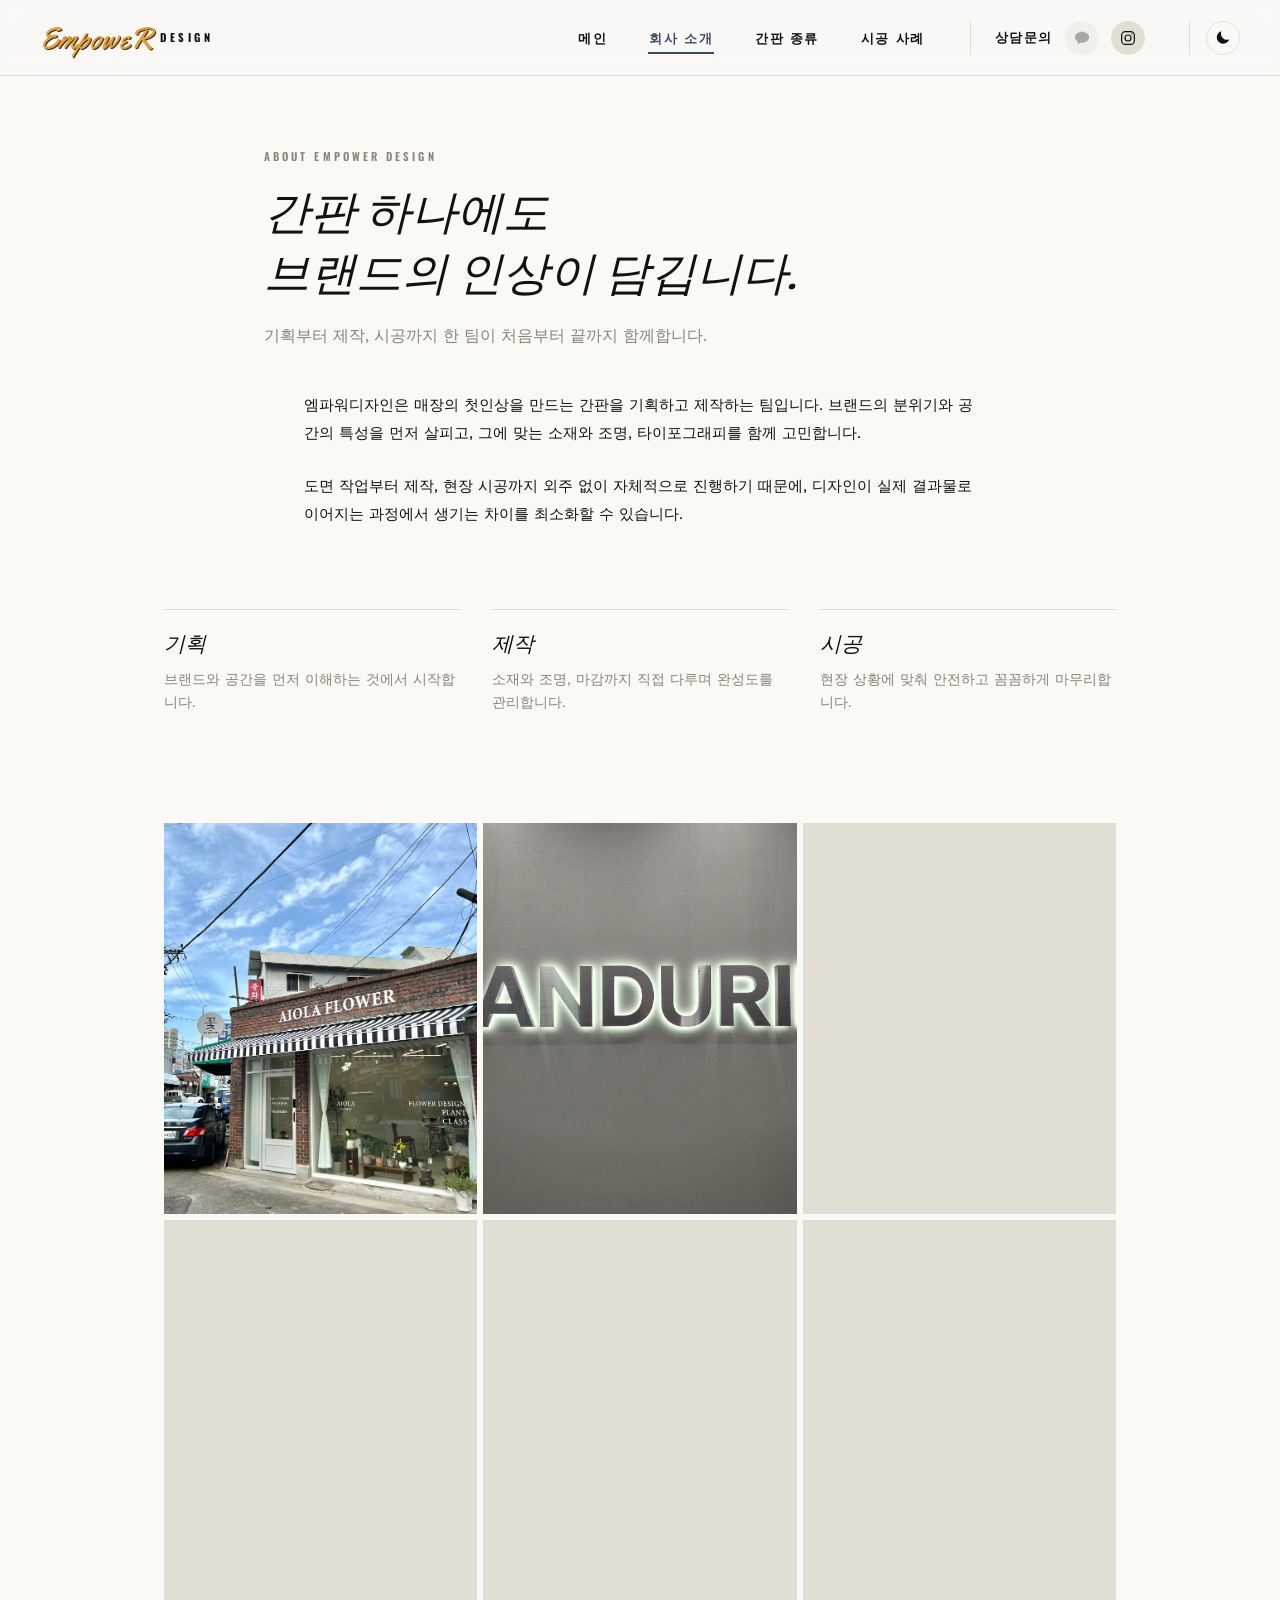
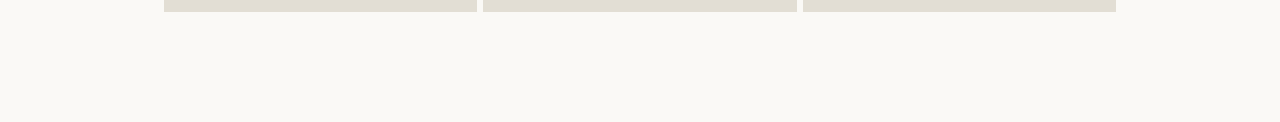
<file: about/index.html>
<!DOCTYPE html>
<html lang="ko">
<head>
<meta charset="UTF-8">
<meta name="viewport" content="width=device-width, initial-scale=1.0">
<script>
(function(){
  var t = localStorage.getItem('site_theme');
  if (t) document.documentElement.setAttribute('data-theme', t);
  else if (window.matchMedia && matchMedia('(prefers-color-scheme: dark)').matches) {
    document.documentElement.setAttribute('data-theme', 'dark');
  }
})();
</script>
<title>회사 소개 · Empower Design</title>
<link rel="icon" type="image/png" sizes="32x32" href="../assets/favicon-32.png">
<link rel="icon" type="image/png" sizes="512x512" href="../assets/favicon-512.png">
<link rel="apple-touch-icon" href="../assets/apple-touch-icon.png">

<link rel="preconnect" href="https://fonts.googleapis.com">
<link rel="preconnect" href="https://fonts.gstatic.com" crossorigin>
<link href="https://fonts.googleapis.com/css2?family=Yellowtail&family=Oswald:wght@600;700&family=Fraunces:ital,opsz,wght@0,9..144,300;0,9..144,500;1,9..144,400&family=Work+Sans:wght@400;500;600&display=swap" rel="stylesheet">

<link rel="stylesheet" href="../assets/site.css?v=20260905">
<link rel="stylesheet" href="../assets/about.css?v=20260902">
</head>
<body>

<header class="site-nav">
  <a class="brand" href="../" aria-label="Empower Design 홈으로">
    <span class="word-empower">EmpoweR</span>
    <span class="word-design">DESIGN</span>
  </a>
  <nav class="menu" id="siteMenu"></nav>
</header>

<main>
  <section class="about-hero">
    <p class="eyebrow" id="eyebrow"></p>
    <h1 id="heroTitle">&nbsp;</h1>
    <p class="subtitle" id="heroSubtitle"></p>
  </section>

  <section class="about-body" id="aboutBody"></section>

  <section class="about-highlights" id="aboutHighlights"></section>

  <section class="about-gallery" id="aboutGallery"></section>
</main>

<script src="../assets/gallery-common.js?v=20260905"></script>
<script src="../assets/about.js?v=20260902"></script>

</body>
</html>
</file>
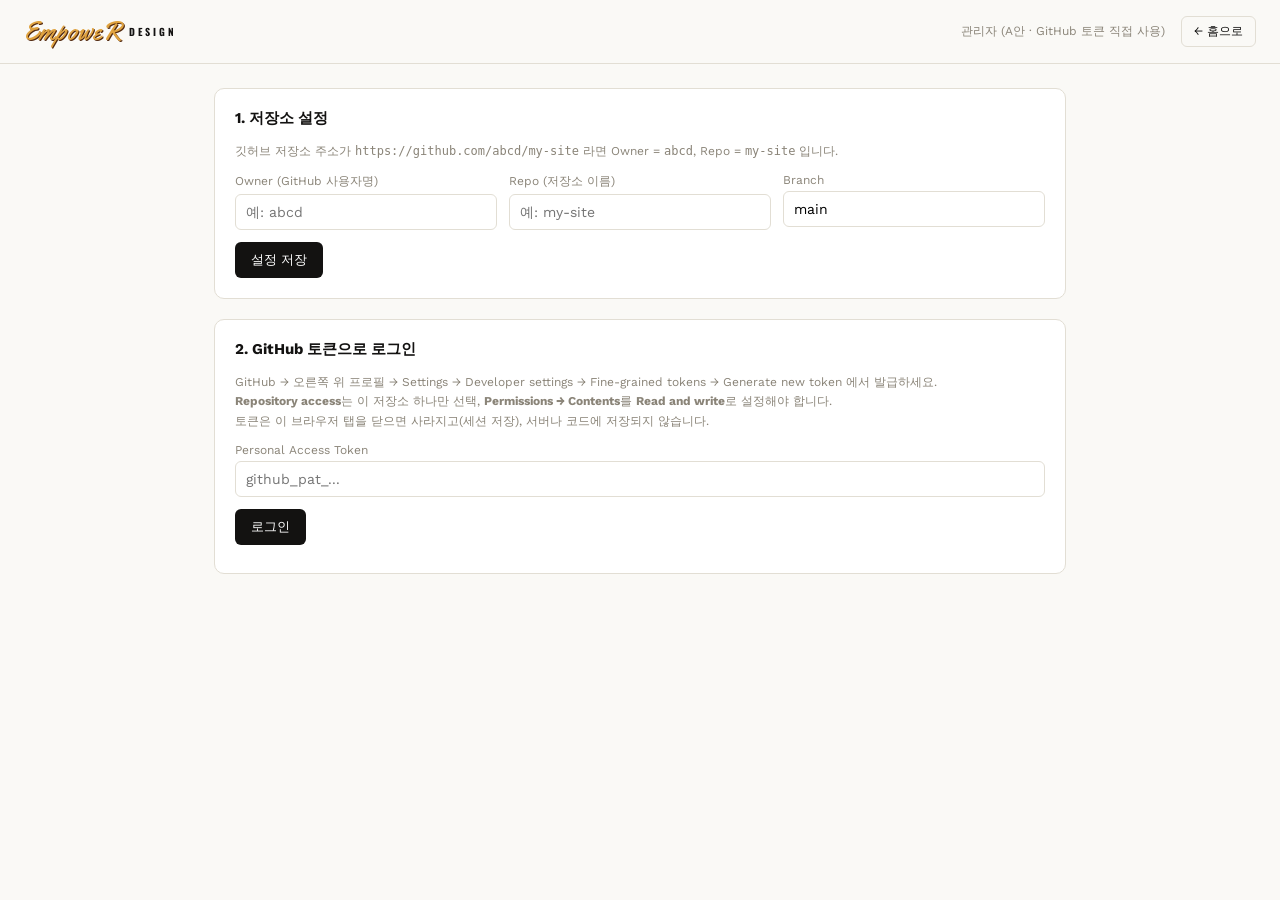
<file: admin-a/index.html>
<!DOCTYPE html>
<html lang="ko">
<head>
<meta charset="UTF-8">
<meta name="viewport" content="width=device-width, initial-scale=1.0">
<title>Empower Design · 관리자 (A안)</title>
<link rel="icon" type="image/png" href="../assets/favicon-32.png">
<link href="https://fonts.googleapis.com/css2?family=Yellowtail&family=Oswald:wght@600;700&family=Fraunces:ital,opsz,wght@0,9..144,300;0,9..144,500&family=Work+Sans:wght@400;500;600&display=swap" rel="stylesheet">
<link rel="stylesheet" href="../admin-shared/admin.css?v=20260829">
</head>
<body>

<header>
  <a class="brand" href="../" aria-label="Empower Design 홈으로">
    <span class="word-empower">EmpoweR</span>
    <span class="word-design">DESIGN</span>
  </a>
  <div class="header-right">
    <span class="badge">관리자 (A안 · GitHub 토큰 직접 사용)</span>
    <a class="home-link" href="../">← 홈으로</a>
  </div>
</header>

<main>

  <section id="cfgSection">
    <h2>1. 저장소 설정</h2>
    <p class="hint">
      깃허브 저장소 주소가 <code>https://github.com/abcd/my-site</code> 라면
      Owner = <code>abcd</code>, Repo = <code>my-site</code> 입니다.
    </p>
    <div class="row">
      <div><label>Owner (GitHub 사용자명)</label><input type="text" id="cfgOwner" placeholder="예: abcd"></div>
      <div><label>Repo (저장소 이름)</label><input type="text" id="cfgRepo" placeholder="예: my-site"></div>
      <div><label>Branch</label><input type="text" id="cfgBranch" value="main"></div>
    </div>
    <button id="cfgSaveBtn">설정 저장</button>
  </section>

  <section id="loginSection">
    <h2>2. GitHub 토큰으로 로그인</h2>
    <div id="loginFormArea">
      <p class="hint">
        GitHub → 오른쪽 위 프로필 → Settings → Developer settings →
        Fine-grained tokens → Generate new token 에서 발급하세요.<br>
        <b>Repository access</b>는 이 저장소 하나만 선택,
        <b>Permissions → Contents</b>를 <b>Read and write</b>로 설정해야 합니다.<br>
        토큰은 이 브라우저 탭을 닫으면 사라지고(세션 저장), 서버나 코드에 저장되지 않습니다.
      </p>
      <label>Personal Access Token</label>
      <input type="password" id="tokenInput" placeholder="github_pat_...">
    </div>
    <button id="loginBtn">로그인</button>
    <button class="secondary" id="logoutBtn" style="display:none;">로그아웃</button>
    <div class="status" id="loginStatus"></div>
  </section>

  <div id="adminArea">

    <section>
      <h2>접속자 통계</h2>
      <p class="hint" id="statsHint">
        아래 상수에 GoatCounter 사이트 코드를 넣으면 이 버튼으로 총 방문자 수·오늘 방문자 수를 바로 볼 수 있어요.
        (무료, <a href="https://www.goatcounter.com" target="_blank" rel="noopener noreferrer">goatcounter.com</a>에서 사이트 코드만 만들면 됩니다)
      </p>
      <a class="stats-link" id="statsLink" href="#" target="_blank" rel="noopener noreferrer">
        <button type="button" id="statsBtn" disabled>통계 보기 (설정 필요)</button>
      </a>
    </section>

    <section>
      <h2>3. 새 그룹(사진 묶음) 만들기</h2>
      <p class="hint">글과 사진을 원하는 순서로 쌓아서 하나의 그룹(=하나의 페이지)을 만듭니다.</p>
      <label>제목 (비워두면 날짜로 자동 표시)</label>
      <input type="text" id="newGroupTitle" placeholder="예: 제네시스 GV70">
      <label>주소용 이름 (선택 · 영문/숫자/하이픈, 비워두면 자동 생성)</label>
      <input type="text" id="newGroupSlug" placeholder="예: gv70  →  주소가 .../group/gv70/ 가 됩니다">
      <label>본문</label>
      <div id="newGroupEditor"></div>
      <br>
      <button id="newGroupUploadBtn">그룹 만들기</button>
      <div class="status" id="newGroupStatus"></div>
    </section>

    <section>
      <h2>4. 기존 그룹 관리</h2>
      <button class="secondary" id="refreshBtn">목록 새로고침</button>
      <div id="groupsList"></div>
    </section>

    <section>
      <h2>메인 화면 순서</h2>
      <p class="hint">▲▼로 순서를 바꾸고 저장하면, 메인 화면에 그 순서대로 나옵니다. 순서를 안 정한 나머지는 최신순으로 자동으로 뒤에 붙어요.</p>
      <div id="mainOrderEditor"></div>
    </section>

    <section>
      <h2>회사 소개 페이지 문구</h2>
      <p class="hint">상단 메뉴의 '회사 소개'를 누르면 나오는 페이지의 글자를 여기서 고칠 수 있습니다. 저장하면 1분 내로 실제 사이트에 반영됩니다.</p>
      <div id="aboutEditor"></div>
    </section>

  </div>

</main>

<style>
  .row{ display:flex; gap:12px; }
  .row > div{ flex:1; }
</style>

<script src="../admin-shared/admin-ui.js?v=20260902"></script>
<script>
// assets/gallery-common.js의 ANALYTICS_CODE와 반드시 같은 값을 넣어주세요.
const ANALYTICS_CODE = ''; // 예: 'empowerdesign'

(function setupStatsButton(){
  if (!ANALYTICS_CODE) return;
  document.getElementById('statsLink').href = `https://${ANALYTICS_CODE}.goatcounter.com`;
  document.getElementById('statsBtn').disabled = false;
  document.getElementById('statsBtn').textContent = '통계 보기 (총 방문자 · 오늘 방문자)';
  document.getElementById('statsHint').style.display = 'none';
})();

const API_BASE = 'https://api.github.com';

function getConfig(){
  return {
    owner: localStorage.getItem('admin_owner') || '',
    repo: localStorage.getItem('admin_repo') || '',
    branch: localStorage.getItem('admin_branch') || 'main'
  };
}
document.getElementById('cfgOwner').value = getConfig().owner;
document.getElementById('cfgRepo').value = getConfig().repo;
document.getElementById('cfgBranch').value = getConfig().branch;

document.getElementById('cfgSaveBtn').addEventListener('click', () => {
  localStorage.setItem('admin_owner', document.getElementById('cfgOwner').value.trim());
  localStorage.setItem('admin_repo', document.getElementById('cfgRepo').value.trim());
  localStorage.setItem('admin_branch', document.getElementById('cfgBranch').value.trim() || 'main');
  alert('저장했습니다.');
});

function authHeaders(){
  return {
    'Authorization': `Bearer ${sessionStorage.getItem('gh_token')}`,
    'Accept': 'application/vnd.github+json'
  };
}

async function getFileSha(path){
  const { owner, repo, branch } = getConfig();
  // cache:'no-store' - 방금 수정한 파일을 곧바로 다시 수정할 때 브라우저가
  // 예전 sha를 캐시에서 돌려줘서 충돌 오류가 나는 문제를 막습니다.
  const res = await fetch(`${API_BASE}/repos/${owner}/${repo}/contents/${encodeURIComponent(path)}?ref=${branch}`, {
    headers: authHeaders(),
    cache: 'no-store'
  });
  if (res.status === 404) return null;
  if (!res.ok) throw new Error(`조회 실패 (${res.status})`);
  const data = await res.json();
  return data.sha;
}

// admin-shared/admin-ui.js 가 기대하는 형태로 GitHub API 직접 호출 구현
const githubApi = {
  async putFile(path, base64Content, message){
    const { owner, repo, branch } = getConfig();
    const sha = await getFileSha(path);
    const body = { message, content: base64Content, branch };
    if (sha) body.sha = sha;
    const res = await fetch(`${API_BASE}/repos/${owner}/${repo}/contents/${encodeURIComponent(path)}`, {
      method: 'PUT',
      headers: { ...authHeaders(), 'Content-Type': 'application/json' },
      body: JSON.stringify(body)
    });
    if (!res.ok) throw new Error(`저장 실패 (${res.status}) ${await res.text()}`);
    return res.json();
  },
  async deleteFile(path, message){
    const { owner, repo, branch } = getConfig();
    const sha = await getFileSha(path);
    if (!sha) return;
    const res = await fetch(`${API_BASE}/repos/${owner}/${repo}/contents/${encodeURIComponent(path)}`, {
      method: 'DELETE',
      headers: { ...authHeaders(), 'Content-Type': 'application/json' },
      body: JSON.stringify({ message, sha, branch })
    });
    if (!res.ok) throw new Error(`삭제 실패 (${res.status})`);
  }
};

const loginBtn = document.getElementById('loginBtn');
const logoutBtn = document.getElementById('logoutBtn');
const loginStatus = document.getElementById('loginStatus');
const adminArea = document.getElementById('adminArea');

function setLoggedInUI(isLoggedIn){
  document.getElementById('cfgSection').style.display = isLoggedIn ? 'none' : 'block';
  document.getElementById('loginFormArea').style.display = isLoggedIn ? 'none' : 'block';
  loginBtn.style.display = isLoggedIn ? 'none' : 'inline-block';
  logoutBtn.style.display = isLoggedIn ? 'inline-block' : 'none';
  adminArea.style.display = isLoggedIn ? 'block' : 'none';
}

loginBtn.addEventListener('click', async () => {
  const token = document.getElementById('tokenInput').value.trim();
  const { owner, repo } = getConfig();
  if (!owner || !repo) return alert('먼저 저장소 설정을 저장해주세요.');
  if (!token) return alert('토큰을 입력해주세요.');
  sessionStorage.setItem('gh_token', token);
  loginStatus.textContent = '확인 중...';
  loginStatus.className = 'status';
  try {
    const res = await fetch(`${API_BASE}/repos/${owner}/${repo}`, { headers: authHeaders() });
    if (!res.ok) throw new Error(`접근 실패 (${res.status}). 토큰 권한 또는 저장소 이름을 확인해주세요.`);
    loginStatus.textContent = '로그인 되었습니다.';
    loginStatus.className = 'status ok';
    setLoggedInUI(true);
    AdminUI.start(githubApi);
  } catch (err) {
    sessionStorage.removeItem('gh_token');
    loginStatus.textContent = err.message;
    loginStatus.className = 'status error';
  }
});

logoutBtn.addEventListener('click', () => {
  sessionStorage.removeItem('gh_token');
  setLoggedInUI(false);
  loginStatus.textContent = '로그아웃 되었습니다.';
  loginStatus.className = 'status';
});

if (sessionStorage.getItem('gh_token')) {
  setLoggedInUI(true);
  AdminUI.start(githubApi);
}
</script>

</body>
</html>
</file>
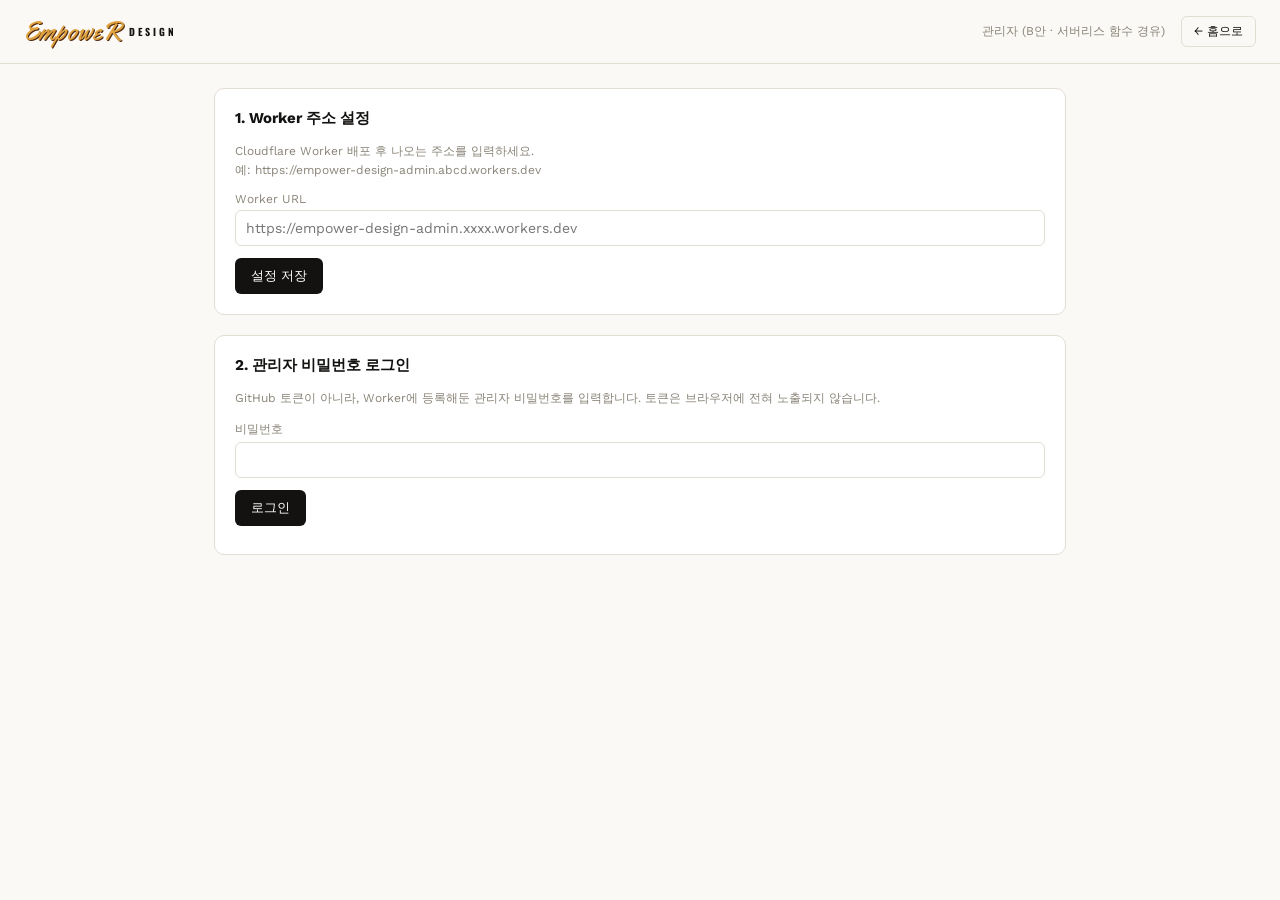
<file: admin-b/index.html>
<!DOCTYPE html>
<html lang="ko">
<head>
<meta charset="UTF-8">
<meta name="viewport" content="width=device-width, initial-scale=1.0">
<title>Empower Design · 관리자 (B안)</title>
<link rel="icon" type="image/png" href="../assets/favicon-32.png">
<link href="https://fonts.googleapis.com/css2?family=Yellowtail&family=Oswald:wght@600;700&family=Fraunces:ital,opsz,wght@0,9..144,300;0,9..144,500&family=Work+Sans:wght@400;500;600&display=swap" rel="stylesheet">
<link rel="stylesheet" href="../admin-shared/admin.css?v=20260829">
</head>
<body>

<header>
  <a class="brand" href="../" aria-label="Empower Design 홈으로">
    <span class="word-empower">EmpoweR</span>
    <span class="word-design">DESIGN</span>
  </a>
  <div class="header-right">
    <span class="badge">관리자 (B안 · 서버리스 함수 경유)</span>
    <a class="home-link" href="../">← 홈으로</a>
  </div>
</header>

<main>

  <section id="cfgSection">
    <h2>1. Worker 주소 설정</h2>
    <p class="hint">Cloudflare Worker 배포 후 나오는 주소를 입력하세요.<br>예: https://empower-design-admin.abcd.workers.dev</p>
    <label>Worker URL</label>
    <input type="text" id="cfgWorkerUrl" placeholder="https://empower-design-admin.xxxx.workers.dev">
    <button id="cfgSaveBtn">설정 저장</button>
  </section>

  <section id="loginSection">
    <h2>2. 관리자 비밀번호 로그인</h2>
    <div id="loginFormArea">
      <p class="hint">GitHub 토큰이 아니라, Worker에 등록해둔 관리자 비밀번호를 입력합니다. 토큰은 브라우저에 전혀 노출되지 않습니다.</p>
      <label>비밀번호</label>
      <input type="password" id="pwInput">
    </div>
    <button id="loginBtn">로그인</button>
    <button class="secondary" id="logoutBtn" style="display:none;">로그아웃</button>
    <div class="status" id="loginStatus"></div>
  </section>

  <div id="adminArea">

    <section>
      <h2>접속자 통계</h2>
      <p class="hint" id="statsHint">
        아래 상수에 GoatCounter 사이트 코드를 넣으면 이 버튼으로 총 방문자 수·오늘 방문자 수를 바로 볼 수 있어요.
        (무료, <a href="https://www.goatcounter.com" target="_blank" rel="noopener noreferrer">goatcounter.com</a>에서 사이트 코드만 만들면 됩니다)
      </p>
      <a class="stats-link" id="statsLink" href="#" target="_blank" rel="noopener noreferrer">
        <button type="button" id="statsBtn" disabled>통계 보기 (설정 필요)</button>
      </a>
    </section>

    <section>
      <h2>3. 새 그룹(사진 묶음) 만들기</h2>
      <p class="hint">글과 사진을 원하는 순서로 쌓아서 하나의 그룹(=하나의 페이지)을 만듭니다.</p>
      <label>제목 (비워두면 날짜로 자동 표시)</label>
      <input type="text" id="newGroupTitle" placeholder="예: 제네시스 GV70">
      <label>주소용 이름 (선택 · 영문/숫자/하이픈, 비워두면 자동 생성)</label>
      <input type="text" id="newGroupSlug" placeholder="예: gv70  →  주소가 .../group/gv70/ 가 됩니다">
      <label>본문</label>
      <div id="newGroupEditor"></div>
      <br>
      <button id="newGroupUploadBtn">그룹 만들기</button>
      <div class="status" id="newGroupStatus"></div>
    </section>

    <section>
      <h2>4. 기존 그룹 관리</h2>
      <button class="secondary" id="refreshBtn">목록 새로고침</button>
      <div id="groupsList"></div>
    </section>

    <section>
      <h2>메인 화면 순서</h2>
      <p class="hint">▲▼로 순서를 바꾸고 저장하면, 메인 화면에 그 순서대로 나옵니다. 순서를 안 정한 나머지는 최신순으로 자동으로 뒤에 붙어요.</p>
      <div id="mainOrderEditor"></div>
    </section>

    <section>
      <h2>회사 소개 페이지 문구</h2>
      <p class="hint">상단 메뉴의 '회사 소개'를 누르면 나오는 페이지의 글자를 여기서 고칠 수 있습니다. 저장하면 1분 내로 실제 사이트에 반영됩니다.</p>
      <div id="aboutEditor"></div>
    </section>

  </div>

</main>

<script src="../admin-shared/admin-ui.js?v=20260902"></script>
<script>
// assets/gallery-common.js의 ANALYTICS_CODE와 반드시 같은 값을 넣어주세요.
const ANALYTICS_CODE = ''; // 예: 'empowerdesign'

(function setupStatsButton(){
  if (!ANALYTICS_CODE) return;
  document.getElementById('statsLink').href = `https://${ANALYTICS_CODE}.goatcounter.com`;
  document.getElementById('statsBtn').disabled = false;
  document.getElementById('statsBtn').textContent = '통계 보기 (총 방문자 · 오늘 방문자)';
  document.getElementById('statsHint').style.display = 'none';
})();

function getWorkerUrl(){
  return (localStorage.getItem('admin_worker_url') || '').replace(/\/$/, '');
}
document.getElementById('cfgWorkerUrl').value = getWorkerUrl();
document.getElementById('cfgSaveBtn').addEventListener('click', () => {
  localStorage.setItem('admin_worker_url', document.getElementById('cfgWorkerUrl').value.trim());
  alert('저장했습니다.');
});

async function apiCall(endpoint, extra){
  const res = await fetch(`${getWorkerUrl()}${endpoint}`, {
    method: 'POST',
    headers: { 'Content-Type': 'application/json' },
    body: JSON.stringify({ password: sessionStorage.getItem('admin_pw'), ...extra })
  });
  const data = await res.json().catch(() => ({}));
  if (!res.ok) throw new Error(data.error || `요청 실패 (${res.status})`);
  return data;
}

// admin-shared/admin-ui.js 가 기대하는 형태로 Worker 경유 호출 구현
const workerApi = {
  putFile(path, base64Content, message){
    return apiCall('/api/put', { path, content: base64Content, message });
  },
  deleteFile(path, message){
    return apiCall('/api/delete', { path, message });
  }
};

const loginBtn = document.getElementById('loginBtn');
const logoutBtn = document.getElementById('logoutBtn');
const loginStatus = document.getElementById('loginStatus');
const adminArea = document.getElementById('adminArea');

function setLoggedInUI(isLoggedIn){
  document.getElementById('cfgSection').style.display = isLoggedIn ? 'none' : 'block';
  document.getElementById('loginFormArea').style.display = isLoggedIn ? 'none' : 'block';
  loginBtn.style.display = isLoggedIn ? 'none' : 'inline-block';
  logoutBtn.style.display = isLoggedIn ? 'inline-block' : 'none';
  adminArea.style.display = isLoggedIn ? 'block' : 'none';
}

loginBtn.addEventListener('click', async () => {
  if (!getWorkerUrl()) return alert('먼저 Worker 주소를 저장해주세요.');
  const pw = document.getElementById('pwInput').value;
  if (!pw) return alert('비밀번호를 입력해주세요.');
  sessionStorage.setItem('admin_pw', pw);
  loginStatus.textContent = '확인 중...';
  loginStatus.className = 'status';
  try {
    await apiCall('/api/ping', {});
    loginStatus.textContent = '로그인 되었습니다.';
    loginStatus.className = 'status ok';
    setLoggedInUI(true);
    AdminUI.start(workerApi);
  } catch (err) {
    sessionStorage.removeItem('admin_pw');
    loginStatus.textContent = err.message;
    loginStatus.className = 'status error';
  }
});

logoutBtn.addEventListener('click', () => {
  sessionStorage.removeItem('admin_pw');
  setLoggedInUI(false);
  loginStatus.textContent = '로그아웃 되었습니다.';
  loginStatus.className = 'status';
});

if (sessionStorage.getItem('admin_pw')) {
  setLoggedInUI(true);
  AdminUI.start(workerApi);
}
</script>

</body>
</html>
</file>
<file: assets/site.css>
/* /assets/site.css
   메인(index.html)과 그룹 페이지(group/<slug>/index.html)가 공통으로 쓰는
   기본 톤/헤더/내비게이션 스타일입니다. */
:root{
  --ink:#131211;
  --paper:#faf9f6;
  --line:#e2ded4;
  --muted:#8a8478;
  --accent:#3b4b6b;
  --nav-h: 76px;
}
:root[data-theme="dark"]{
  --ink:#f2f0ea;
  --paper:#17161a;
  --line:#332f30;
  --muted:#9a948e;
  --accent:#8fa6d6;
}
*{ box-sizing:border-box; }
html,body{ margin:0; padding:0; }
body{
  background:var(--paper);
  color:var(--ink);
  font-family:'Work Sans', sans-serif;
  -webkit-font-smoothing:antialiased;
  opacity:0;
  transition:opacity .35s ease, background-color .2s ease, color .2s ease;
}
body.is-ready{ opacity:1; }
img{ display:block; max-width:100%; }
a{ color:inherit; text-decoration:none; }

:root{ --nav-bg: rgba(250,249,246,0.86); }
:root[data-theme="dark"]{ --nav-bg: rgba(23,22,26,0.86); }

header.site-nav{
  position:sticky; top:0; z-index:100;
  height:var(--nav-h);
  display:flex; align-items:center; justify-content:space-between;
  box-sizing:border-box;
  /* 배경(블러) 바는 화면 전체 폭을 유지하되, 안쪽 로고/메뉴는 사진 그리드
     (main.gallery, max-width:1400px)와 같은 좌우 경계에서 정렬되도록
     화면이 넓어질수록 좌우 padding이 함께 늘어나게 계산합니다. */
  padding:0 max(40px, calc((100% - 1400px) / 2));
  background:var(--nav-bg);
  backdrop-filter:blur(10px);
  -webkit-backdrop-filter:blur(10px);
  border-bottom:1px solid var(--line);
}
.brand{ display:flex; align-items:center; gap:9px; line-height:1; }
.brand .word-empower{
  font-family:'Yellowtail', cursive;
  font-weight:400; font-size:30px;
  color:#dfa23f;
  text-shadow: 1px 1px 0 #52290f;
  letter-spacing:0.01em;
}
.brand .word-design{
  font-family:'Oswald', sans-serif;
  font-weight:700; font-size:11px;
  letter-spacing:0.32em;
  color:var(--ink);
}
nav.menu ul{ list-style:none; display:flex; align-items:center; gap:40px; margin:0; padding:0; }
nav.menu a{
  font-size:13px; letter-spacing:0.12em; text-transform:uppercase;
  font-weight:600;
  color:var(--ink); padding:8px 1px; position:relative;
}
nav.menu a::after{
  content:""; position:absolute; left:0; right:0; bottom:0; height:2px;
  background:var(--accent); transform:scaleX(0); transform-origin:right;
  transition:transform .25s ease;
}
nav.menu a:hover::after, nav.menu a.active::after{ transform:scaleX(1); transform-origin:left; }
nav.menu a.active{ color:var(--accent); }

nav.menu a.nav-icon,
nav.menu button.nav-icon{
  display:flex; align-items:center; justify-content:center;
  width:34px; height:34px;
  border-radius:50%;
  color:var(--ink);
  background:var(--line);
  opacity:1;
  border:none; padding:0; cursor:pointer; font:inherit;
  transition:background-color .2s ease, color .2s ease, transform .2s ease;
}
nav.menu a.nav-icon:hover,
nav.menu button.nav-icon:hover{ background:var(--accent); color:#fff; transform:scale(1.08); }
nav.menu a.nav-icon::after{ display:none; } /* 아이콘 밑줄 효과는 제외 */
nav.menu a.nav-icon.is-disabled{ opacity:0.35; cursor:default; pointer-events:none; }
nav.menu a.nav-icon.is-disabled:hover{ background:var(--line); color:var(--ink); transform:none; }

nav.menu li.nav-contact-group{
  display:flex;
  align-items:center;
  gap:12px;
  padding-left:24px;
  margin-left:4px;
  border-left:1px solid var(--line);
}
nav.menu li.nav-contact-group a{ padding:8px 0; }
nav.menu li.nav-contact-group a:not(.nav-icon)::after{ display:none; } /* 상담문의는 밑줄 강조 없음(비활성) */

/* 다크모드 버튼은 상담문의(카카오·인스타그램)와 다른 역할이라
   같은 묶음처럼 보이지 않도록 별도 칸으로 분리하고, 채워진 원이 아니라
   테두리만 있는 원으로 다르게 표시합니다. */
nav.menu li.nav-theme-toggle-wrap{
  display:flex; align-items:center;
  padding-left:16px; margin-left:4px;
  border-left:1px solid var(--line);
}
nav.menu button.nav-theme-toggle{
  display:flex; align-items:center; justify-content:center;
  width:34px; height:34px;
  border-radius:50%;
  color:var(--ink);
  background:transparent;
  border:1px solid var(--line);
  padding:0; cursor:pointer; font:inherit;
  transition:background-color .2s ease, color .2s ease, border-color .2s ease;
}
/* 옆 아이콘과 부딪혀 덜컥거리던 확대(scale) 효과는 빼고, 색만 바뀌게 함 */
nav.menu button.nav-theme-toggle:hover{
  background:var(--accent); color:#fff; border-color:var(--accent);
}

/* 모바일 햄버거 버튼 - 넓은 화면에서는 숨김 */
.nav-toggle{
  display:none;
  background:none; border:none; padding:6px; margin:0;
  color:var(--ink); cursor:pointer;
}
.nav-toggle svg{ width:22px; height:22px; display:block; }

/* 680px 이하: 가로로 나열하지 않고, 버튼을 눌러야 열리는 세로 드롭다운 메뉴로 전환.
   글자 사이에 공백이 없는 한글 메뉴명이 좁은 화면에서 한 글자씩 줄바꿈되는 것을 막습니다. */
@media (max-width:680px){
  header.site-nav{ padding:0 16px; }
  .brand .word-empower{ font-size:22px; }
  .brand .word-design{ font-size:9px; }

  .nav-toggle{ display:flex; align-items:center; justify-content:center; }

  nav.menu{ position:static; }
  nav.menu ul{
    display:none;
    flex-direction:column;
    align-items:stretch;
    gap:0;
    position:absolute;
    top:var(--nav-h);
    left:0; right:0;
    margin:0;
    padding:8px 16px 18px;
    background:var(--paper);
    border-bottom:1px solid var(--line);
    box-shadow:0 12px 20px -12px rgba(19,18,17,0.15);
  }
  nav.menu.is-open ul{ display:flex; }

  nav.menu ul li{ width:100%; }
  nav.menu ul li a{
    display:block;
    width:100%;
    padding:14px 2px;
    font-size:14px;
    white-space:normal;
    border-bottom:1px solid var(--line);
  }
  nav.menu ul li:last-child a{ border-bottom:none; }
  nav.menu a::after{ display:none; } /* 드롭다운 안에서는 밑줄 강조 효과 생략 */

  nav.menu li.nav-contact-group{
    flex-direction:row;
    align-items:center;
    justify-content:space-between;
    width:100%;
    border-left:none;
    border-bottom:none;
    padding-left:2px;
    margin-left:0;
    margin-top:6px;
    padding-top:14px;
    border-top:1px solid var(--line);
  }
  nav.menu li.nav-contact-group a{ width:auto; border-bottom:none; padding:6px 0; }

  nav.menu li.nav-theme-toggle-wrap{
    width:100%;
    justify-content:flex-end;
    border-left:none;
    padding-left:2px;
    margin-left:0;
    padding-top:10px;
  }
}
</file>
<file: assets/about.css>
/* /assets/about.css
   회사소개(about/index.html) 전용 스타일.
   본문 텍스트 폭(720px)과 폰트는 group.css의 p.content-text와 통일감 있게 맞춤. */

.about-hero{
  max-width:800px;
  margin:0 auto;
  padding:72px 24px 32px;
}
.about-hero .eyebrow{
  font-family:'Oswald', sans-serif;
  font-weight:600;
  font-size:11px;
  letter-spacing:0.28em;
  text-transform:uppercase;
  color:var(--muted);
  margin:0 0 18px;
}
.about-hero h1{
  font-family:'Fraunces', serif;
  font-weight:400;
  font-style:italic;
  font-size:clamp(26px, 4.6vw, 46px);
  line-height:1.32;
  margin:0 0 20px;
  white-space:pre-line;
}
.about-hero .subtitle{
  font-size:15.5px;
  line-height:1.75;
  color:var(--muted);
  max-width:560px;
  margin:0;
}

.about-body{
  max-width:720px;
  margin:0 auto;
  padding:8px 24px 48px;
}
.about-body p{
  font-size:15px;
  line-height:1.9;
  color:var(--ink);
  margin:0 0 24px;
}
.about-body p:last-child{ margin-bottom:0; }

.about-highlights{
  max-width:1000px;
  margin:0 auto;
  padding:32px 24px 100px;
  display:grid;
  grid-template-columns:repeat(3, 1fr);
  gap:32px;
}
.highlight-card{
  border-top:1px solid var(--line);
  padding-top:20px;
}
.highlight-card h3{
  font-family:'Fraunces', serif;
  font-weight:400;
  font-style:italic;
  font-size:21px;
  margin:0 0 10px;
}
.highlight-card p{
  font-size:13.5px;
  line-height:1.75;
  color:var(--muted);
  margin:0;
}

.about-gallery{
  max-width:1000px;
  margin:0 auto;
  padding:8px 24px 110px;
  display:grid;
  grid-template-columns:repeat(3, 1fr);
  gap:6px;
}
.about-gallery .gallery-photo{
  aspect-ratio:4 / 5;
  overflow:hidden;
  background:var(--line);
}
/* 순서대로 살짝 시차를 두고 떠오르게 - 한꺼번에 뜨지 않고 왼쪽 위부터 차례로 */
.about-gallery .gallery-photo:nth-child(1){ transition-delay:0s; }
.about-gallery .gallery-photo:nth-child(2){ transition-delay:.08s; }
.about-gallery .gallery-photo:nth-child(3){ transition-delay:.16s; }
.about-gallery .gallery-photo:nth-child(4){ transition-delay:.24s; }
.about-gallery .gallery-photo:nth-child(5){ transition-delay:.32s; }
.about-gallery .gallery-photo:nth-child(6){ transition-delay:.4s; }
.about-gallery .gallery-photo img{
  width:100%; height:100%;
  object-fit:cover;
  display:block;
  transform:scale(1);
  transition:transform 1.1s ease;
}
.about-gallery .gallery-photo.is-loading img{ transform:scale(1.08); }

@media (max-width:760px){
  .about-gallery{ grid-template-columns:repeat(2, 1fr); gap:5px; padding:4px 20px 72px; }
}

/* 스크롤해서 화면에 들어오면 살짝 아래에서 위로 떠오르며 나타나는 효과.
   gallery-common.js의 createRevealObserver()/wireLazyReveal()를 그대로 재사용합니다. */
.reveal-block{
  opacity:1; transform:translateY(0);
}
.reveal-block.is-loading{
  opacity:0; transform:translateY(18px);
}
.reveal-block:not(.is-loading){
  transition:opacity .7s ease, transform .7s ease;
}

@media (max-width:760px){
  .about-highlights{ grid-template-columns:1fr; gap:22px; padding:24px 20px 72px; }
}
@media (max-width:480px){
  .about-hero{ padding:48px 18px 24px; }
  .about-body{ padding:4px 18px 36px; }
}
</file>
<file: admin-shared/admin.css>
/* /admin-shared/admin.css
   관리자 페이지(admin-a, admin-b) 공통 스타일 */
:root{ --ink:#131211; --paper:#faf9f6; --line:#e2ded4; --muted:#8a8478; --accent:#3b4b6b; }
*{ box-sizing:border-box; }
body{ margin:0; background:var(--paper); color:var(--ink); font-family:'Work Sans',sans-serif; }
header{ padding:16px 24px; border-bottom:1px solid var(--line); display:flex; align-items:center; justify-content:space-between; }
header .brand{ display:flex; align-items:center; gap:8px; line-height:1; text-decoration:none; }
header .brand .word-empower{
  font-family:'Yellowtail', cursive;
  font-weight:400; font-size:26px;
  color:#dfa23f;
  text-shadow: 1px 1px 0 #52290f;
  letter-spacing:0.01em;
}
header .brand .word-design{
  font-family:'Oswald', sans-serif;
  font-weight:700; font-size:10px;
  letter-spacing:0.3em;
  color:var(--ink);
}
header .header-right{ display:flex; align-items:center; gap:16px; }
header .badge{ font-size:12px; color:var(--muted); }
header .home-link{
  font-size:12px; color:var(--ink);
  border:1px solid var(--line); border-radius:6px;
  padding:6px 12px; text-decoration:none;
}
header .home-link:hover{ border-color:var(--ink); }

@media (max-width:600px){
  header{ flex-wrap:wrap; row-gap:10px; padding:14px 16px; }
  header .badge{ display:none; } /* 긴 안내 문구는 좁은 화면에서 숨김 - 홈 버튼 공간 확보 */
  header .home-link{ font-size:11px; padding:5px 10px; white-space:nowrap; }
}
main{ max-width:900px; margin:0 auto; padding:24px; }
section{ background:#fff; border:1px solid var(--line); border-radius:10px; padding:20px; margin-bottom:20px; }
h2{ font-size:15px; margin:0 0 14px; }
label{ display:block; font-size:12px; color:var(--muted); margin-bottom:4px; }
input[type=text], input[type=password], textarea{
  width:100%; padding:9px 10px; border:1px solid var(--line); border-radius:6px;
  font-size:14px; margin-bottom:12px; font-family:inherit;
}
textarea{ min-height:90px; resize:vertical; line-height:1.6; }
button{
  background:var(--ink); color:#fff; border:none; border-radius:6px;
  padding:9px 16px; font-size:13px; cursor:pointer; font-family:inherit;
}
button.secondary{ background:transparent; color:var(--ink); border:1px solid var(--line); }
button:disabled{ opacity:0.5; cursor:not-allowed; }
#adminArea{ display:none; }
.group-card{ display:flex; gap:16px; padding:14px 0; border-bottom:1px solid var(--line); align-items:flex-start; }
.group-card:last-child{ border-bottom:none; }
.group-card img.cover{ width:96px; height:120px; object-fit:cover; border-radius:6px; background:var(--line); flex-shrink:0; }
.group-card .fields{ flex:1; min-width:0; }
.status{ font-size:12px; color:var(--muted); margin-top:8px; white-space:pre-wrap; }
.status.error{ color:#c0392b; }
.status.ok{ color:#2c7a3f; }
.hint{ font-size:12px; color:var(--muted); line-height:1.6; }

/* ---------- 블록 에디터 (글/사진을 순서대로 쌓는 UI) ---------- */
.block-editor{ margin-bottom:12px; }
.block-list{
  display:flex; flex-direction:column; gap:8px;
  margin-bottom:10px;
}
.block{
  display:flex; gap:8px;
  border:1px solid var(--line); border-radius:8px;
  padding:8px; background:#fdfcfa;
}
.block-controls{
  display:flex; flex-direction:column; gap:2px;
  flex-shrink:0;
}
.block-controls button{
  background:transparent; color:var(--muted); border:1px solid var(--line);
  width:26px; height:26px; padding:0; font-size:11px; border-radius:5px;
}
.block-controls button:hover:not(:disabled){ color:var(--ink); border-color:var(--ink); }
.block-controls button.block-del{ color:#c0392b; border-color:#e8c9c4; }
.block-body{ flex:1; min-width:0; }
.rich-toolbar{
  display:flex; align-items:center; gap:6px;
  margin-bottom:6px;
}
.rich-toolbar button{
  width:26px; height:26px; padding:0;
  background:transparent; color:var(--ink); border:1px solid var(--line); border-radius:4px;
  font-size:12px; font-weight:700; cursor:pointer;
}
.rich-toolbar button:hover{ border-color:var(--ink); }
.rich-toolbar input[type=color]{
  width:26px; height:26px; padding:0; border:1px solid var(--line); border-radius:4px;
  margin-bottom:0; cursor:pointer;
}
.rich-toolbar select{ margin-bottom:0; height:26px; font-size:11px; }
.block-richtext{
  min-height:60px;
  padding:9px 10px;
  border:1px solid var(--line); border-radius:6px;
  font-size:14px; line-height:1.6;
  outline:none;
}
.block-richtext:focus{ border-color:var(--ink); }
.block-richtext:empty::before{
  content: attr(data-placeholder);
  color:var(--muted);
}
.block-image .block-body{ display:flex; gap:10px; align-items:center; }
.block-thumb{
  width:64px; height:80px; object-fit:cover; border-radius:6px;
  background:var(--line); flex-shrink:0;
}
.block-image-meta{ display:flex; flex-direction:column; gap:6px; min-width:0; }
.block-image-name{
  font-size:11px; color:var(--muted);
  word-break:break-all;
}
.cover-toggle{
  align-self:flex-start;
  background:transparent; color:var(--muted); border:1px solid var(--line);
  font-size:12px; padding:5px 10px;
}
.cover-toggle.is-cover{
  background:#fff4d6; color:#8a6d1a; border-color:#e9cf7a;
}
.block-toolbar{ display:flex; gap:8px; }

/* ---------------- 그룹 목록 (그리드/글자 보기 전환) ---------------- */
.group-view-toggle{ display:flex; gap:8px; margin:4px 0 18px; }
.group-view-toggle button.is-active{ background:var(--ink); color:#fff; border-color:var(--ink); }

.group-grid{
  display:grid;
  grid-template-columns: repeat(auto-fill, minmax(110px, 1fr));
  gap:12px;
}
.group-grid-item{
  display:flex; flex-direction:column; gap:6px;
  padding:0; border:none; background:none; cursor:pointer; text-align:left;
  font-family:inherit;
}
.group-grid-item img{
  width:100%; aspect-ratio:4/5; object-fit:cover; border-radius:8px;
  border:1px solid var(--line); background:var(--line);
}
.group-grid-item span{
  font-size:12px; color:var(--ink);
  overflow:hidden; text-overflow:ellipsis; white-space:nowrap;
}

.group-textlist{ display:flex; flex-direction:column; }
.group-textlist-item{
  text-align:left; padding:14px 4px; border:none; border-bottom:1px solid var(--line);
  background:none; cursor:pointer; font-size:14px; color:var(--ink); font-family:inherit;
}
.group-textlist-item:hover{ color:var(--accent); }

.back-to-list{ margin-bottom:16px; }

.stats-link{ display:inline-block; text-decoration:none; }
.stats-link button:disabled{ opacity:0.5; cursor:not-allowed; }

/* ---------------- 메인 화면 순서 ---------------- */
.order-list{ display:flex; flex-direction:column; margin-bottom:14px; }
.order-row{
  display:flex; align-items:center; gap:12px;
  padding:8px 0; border-bottom:1px solid var(--line);
}
.order-row:last-child{ border-bottom:none; }
.order-num{
  width:20px; text-align:center; font-size:12px; color:var(--muted); flex-shrink:0;
}
.order-row img{
  width:44px; height:55px; object-fit:cover; border-radius:5px;
  background:var(--line); flex-shrink:0;
}
.order-label{
  flex:1; min-width:0; font-size:13px;
  overflow:hidden; text-overflow:ellipsis; white-space:nowrap;
}
.order-controls{ display:flex; gap:4px; flex-shrink:0; }
.order-controls button{
  width:26px; height:26px; padding:0;
  background:transparent; color:var(--ink); border:1px solid var(--line); border-radius:4px;
  font-size:11px; cursor:pointer;
}
.order-controls button:hover:not(:disabled){ border-color:var(--ink); }
.order-controls button:disabled{ opacity:0.3; cursor:not-allowed; }
</file>
